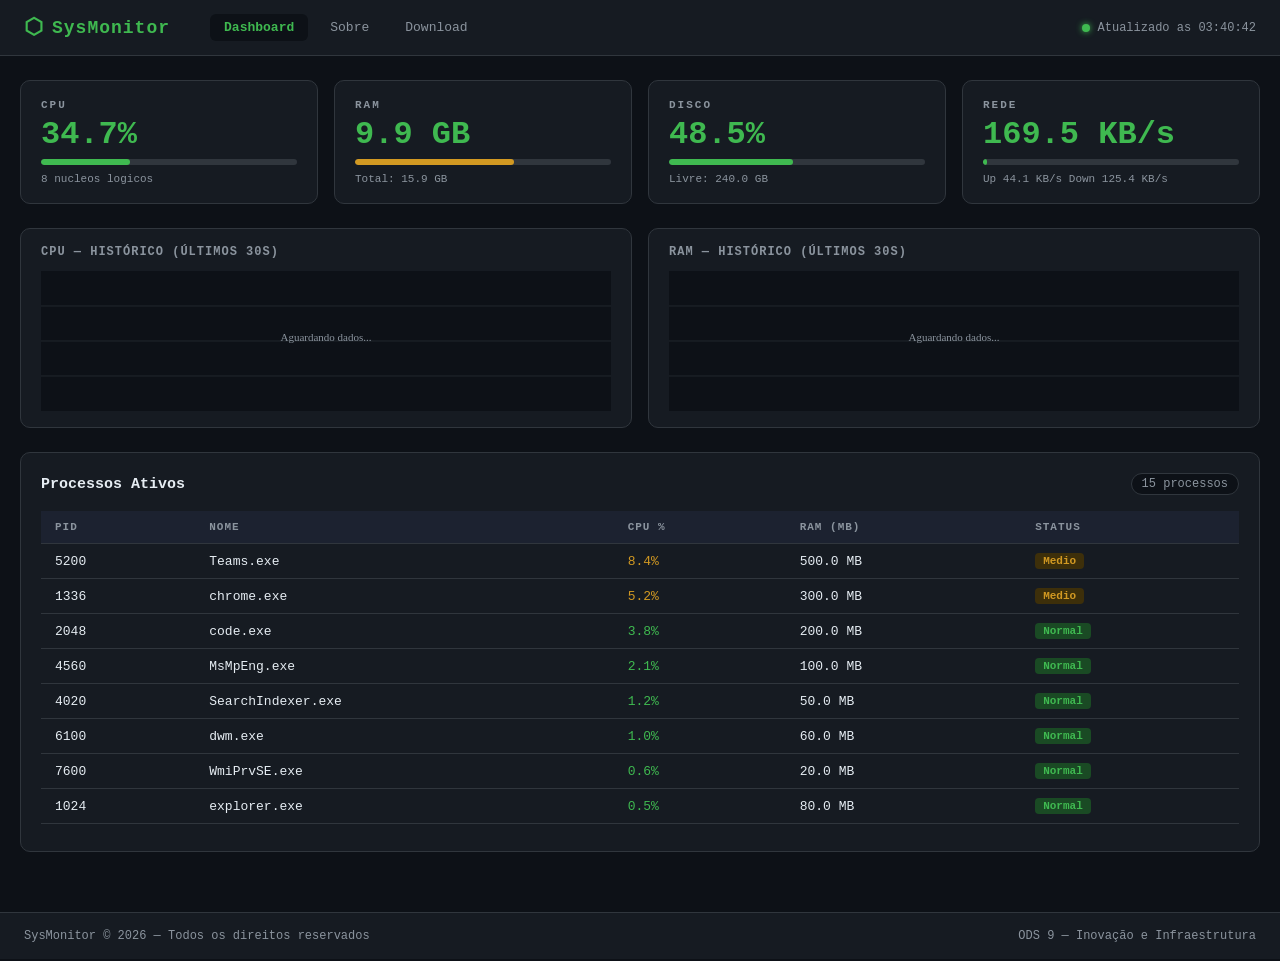
<file: html/index.html>
<!DOCTYPE html>
<html lang="pt-BR">
<head>
  <meta charset="UTF-8" />
  <meta name="viewport" content="width=device-width, initial-scale=1.0"/>
  <title>SysMonitor - Dashboard</title>
  <link rel="stylesheet" href="../CSS/style.css" />
</head>
<body>

  <!-- HEADER -->
  <header class="header">
    <div class="header-logo">
      <span class="logo-icon">⬡</span>
      <span class="logo-text">SysMonitor</span>
    </div>
    <nav class="header-nav">
      <a href="index.html" class="nav-link active">Dashboard</a>
      <a href="sobre.html" class="nav-link">Sobre</a>
      <a href="download.html" class="nav-link">Download</a>
    </nav>
    <div class="header-status">
      <span class="status-dot"></span>
      <span id="update-time">Aguardando dados...</span>
    </div>
  </header>

  <!-- MAIN -->
  <main class="main">

    <!-- CARDS DE MÉTRICAS -->
    <section class="metrics-row">
      <div class="metric-card">
        <div class="metric-label">CPU</div>
        <div class="metric-value" id="cpu-value">--%</div>
        <div class="metric-bar">
          <div class="metric-fill cpu-fill" id="cpu-bar"></div>
        </div>
        <div class="metric-sub" id="cpu-cores">-- núcleos</div>
      </div>

      <div class="metric-card">
        <div class="metric-label">RAM</div>
        <div class="metric-value" id="ram-value">-- GB</div>
        <div class="metric-bar">
          <div class="metric-fill ram-fill" id="ram-bar"></div>
        </div>
        <div class="metric-sub" id="ram-total">Total: -- GB</div>
      </div>

      <div class="metric-card">
        <div class="metric-label">DISCO</div>
        <div class="metric-value" id="disk-value">--%</div>
        <div class="metric-bar">
          <div class="metric-fill disk-fill" id="disk-bar"></div>
        </div>
        <div class="metric-sub" id="disk-info">Leitura/Escrita</div>
      </div>

      <div class="metric-card">
        <div class="metric-label">REDE</div>
        <div class="metric-value" id="net-value">-- KB/s</div>
        <div class="metric-bar">
          <div class="metric-fill net-fill" id="net-bar"></div>
        </div>
        <div class="metric-sub" id="net-info">↑ -- ↓ --</div>
      </div>
    </section>

    <!-- GRÁFICOS -->
    <section class="charts-row">
      <div class="chart-card">
        <div class="chart-title">CPU — Histórico (últimos 30s)</div>
        <canvas id="cpu-chart" width="500" height="140"></canvas>
      </div>
      <div class="chart-card">
        <div class="chart-title">RAM — Histórico (últimos 30s)</div>
        <canvas id="ram-chart" width="500" height="140"></canvas>
      </div>
    </section>

    <!-- TABELA DE PROCESSOS -->
    <section class="process-section">
      <div class="section-header">
        <h2 class="section-title">Processos Ativos</h2>
        <span class="process-count" id="process-count">0 processos</span>
      </div>
      <div class="table-wrapper">
        <table class="process-table">
          <thead>
            <tr>
              <th>PID</th>
              <th>Nome</th>
              <th>CPU %</th>
              <th>RAM (MB)</th>
              <th>Status</th>
            </tr>
          </thead>
          <tbody id="process-tbody">
            <tr><td colspan="5" class="loading-msg">Carregando dados...</td></tr>
          </tbody>
        </table>
      </div>
    </section>

  </main>

  <!-- FOOTER -->
  <footer class="footer">
    <span>SysMonitor &copy; 2026 — Todos os direitos reservados</span>
    <span>ODS 9 — Inovação e Infraestrutura</span>
  </footer>

  <script src="../js/charts.js"></script>
  <script src="../js/dashboard.js"></script>
</body>
</html>
</file>
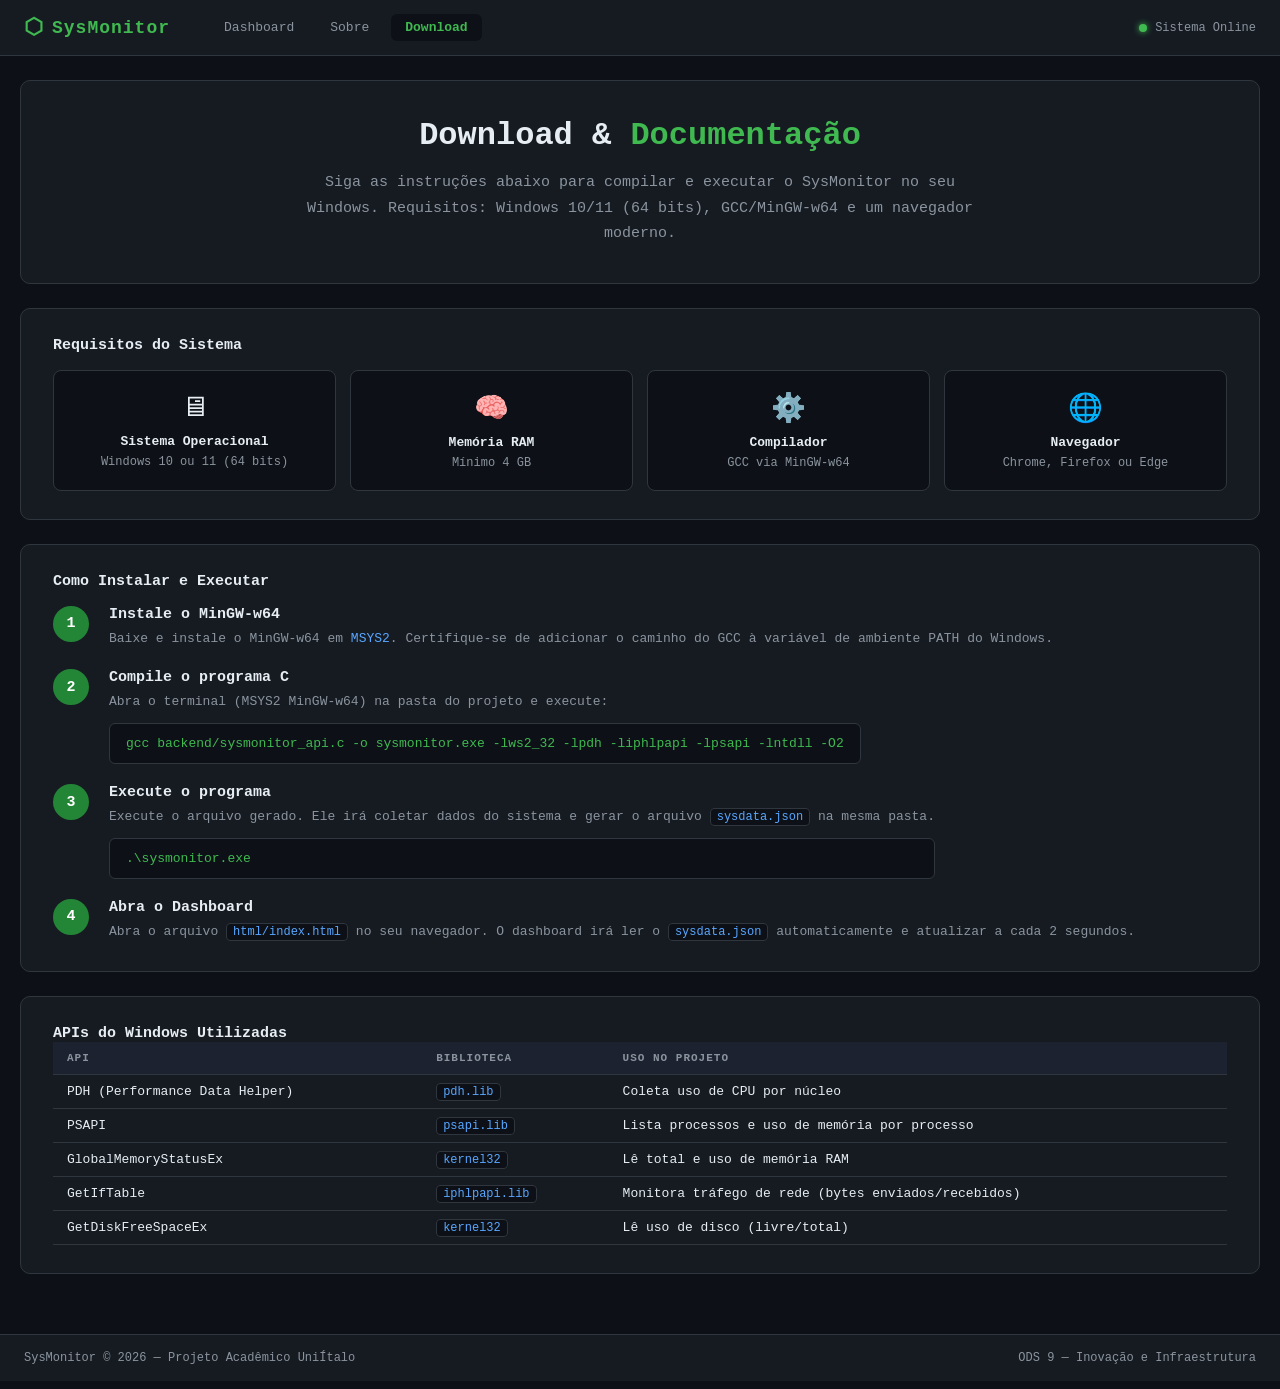
<file: html/download.html>
<!DOCTYPE html>
<html lang="pt-BR">
<head>
  <meta charset="UTF-8" />
  <meta name="viewport" content="width=device-width, initial-scale=1.0"/>
  <title>SysMonitor - Download</title>
  <link rel="stylesheet" href="../CSS/style.css"/>
</head>
<body>

  <!-- HEADER -->
  <header class="header">
    <div class="header-logo">
      <span class="logo-icon">⬡</span>
      <span class="logo-text">SysMonitor</span>
    </div>
    <nav class="header-nav">
      <a href="index.html" class="nav-link">Dashboard</a>
      <a href="sobre.html" class="nav-link">Sobre</a>
      <a href="download.html" class="nav-link active">Download</a>
    </nav>
    <div class="header-status">
      <span class="status-dot"></span>
      <span>Sistema Online</span>
    </div>
  </header>

  <main class="main">

    <section class="about-hero">
      <h1 class="about-title">Download &amp; <span class="highlight">Documentação</span></h1>
      <p class="about-desc">
        Siga as instruções abaixo para compilar e executar o SysMonitor no seu Windows.
        Requisitos: Windows 10/11 (64 bits), GCC/MinGW-w64 e um navegador moderno.
      </p>
    </section>

    <!-- REQUISITOS -->
    <section class="doc-section">
      <h2 class="section-title">Requisitos do Sistema</h2>
      <div class="req-grid">
        <div class="req-card">
          <div class="req-icon">🖥</div>
          <div class="req-title">Sistema Operacional</div>
          <div class="req-desc">Windows 10 ou 11 (64 bits)</div>
        </div>
        <div class="req-card">
          <div class="req-icon">🧠</div>
          <div class="req-title">Memória RAM</div>
          <div class="req-desc">Mínimo 4 GB</div>
        </div>
        <div class="req-card">
          <div class="req-icon">⚙️</div>
          <div class="req-title">Compilador</div>
          <div class="req-desc">GCC via MinGW-w64</div>
        </div>
        <div class="req-card">
          <div class="req-icon">🌐</div>
          <div class="req-title">Navegador</div>
          <div class="req-desc">Chrome, Firefox ou Edge</div>
        </div>
      </div>
    </section>

    <!-- INSTALAÇÃO -->
    <section class="doc-section">
      <h2 class="section-title">Como Instalar e Executar</h2>

      <div class="steps">

        <div class="step">
          <div class="step-num">1</div>
          <div class="step-content">
            <div class="step-title">Instale o MinGW-w64</div>
            <div class="step-desc">
              Baixe e instale o MinGW-w64 em
               <a href="https://www.msys2.org/">MSYS2</a>. Certifique-se de
              adicionar o caminho do GCC à variável de ambiente PATH do Windows.
            </div>
          </div>
        </div>

        <div class="step">
          <div class="step-num">2</div>
          <div class="step-content">
            <div class="step-title">Compile o programa C</div>
            <div class="step-desc">
              Abra o terminal (MSYS2 MinGW-w64) na pasta do projeto e execute:
            </div>
            <pre class="code-block">gcc backend/sysmonitor_api.c -o sysmonitor.exe -lws2_32 -lpdh -liphlpapi -lpsapi -lntdll -O2</pre>
          </div>
        </div>

        <div class="step">
          <div class="step-num">3</div>
          <div class="step-content">
            <div class="step-title">Execute o programa</div>
            <div class="step-desc">
              Execute o arquivo gerado. Ele irá coletar dados do sistema e
              gerar o arquivo <code>sysdata.json</code> na mesma pasta.
            </div>
            <pre class="code-block">.\sysmonitor.exe</pre>
          </div>
        </div>

        <div class="step">
          <div class="step-num">4</div>
          <div class="step-content">
            <div class="step-title">Abra o Dashboard</div>
            <div class="step-desc">
              Abra o arquivo <code>html/index.html</code> no seu navegador.
              O dashboard irá ler o <code>sysdata.json</code> automaticamente
              e atualizar a cada 2 segundos.
            </div>
          </div>
        </div>

      </div>
    </section>

    <!-- APIs UTILIZADAS -->
    <section class="doc-section">
      <h2 class="section-title">APIs do Windows Utilizadas</h2>
      <table class="process-table">
        <thead>
          <tr>
            <th>API</th>
            <th>Biblioteca</th>
            <th>Uso no Projeto</th>
          </tr>
        </thead>
        <tbody>
          <tr>
            <td>PDH (Performance Data Helper)</td>
            <td><code>pdh.lib</code></td>
            <td>Coleta uso de CPU por núcleo</td>
          </tr>
          <tr>
            <td>PSAPI</td>
            <td><code>psapi.lib</code></td>
            <td>Lista processos e uso de memória por processo</td>
          </tr>
          <tr>
            <td>GlobalMemoryStatusEx</td>
            <td><code>kernel32</code></td>
            <td>Lê total e uso de memória RAM</td>
          </tr>
          <tr>
            <td>GetIfTable</td>
            <td><code>iphlpapi.lib</code></td>
            <td>Monitora tráfego de rede (bytes enviados/recebidos)</td>
          </tr>
          <tr>
            <td>GetDiskFreeSpaceEx</td>
            <td><code>kernel32</code></td>
            <td>Lê uso de disco (livre/total)</td>
          </tr>
        </tbody>
      </table>
    </section>

  </main>

  <footer class="footer">
    <span>SysMonitor &copy; 2026 — Projeto Acadêmico UniÍtalo</span>
    <span>ODS 9 — Inovação e Infraestrutura</span>
  </footer>

</body>
</html>
</file>
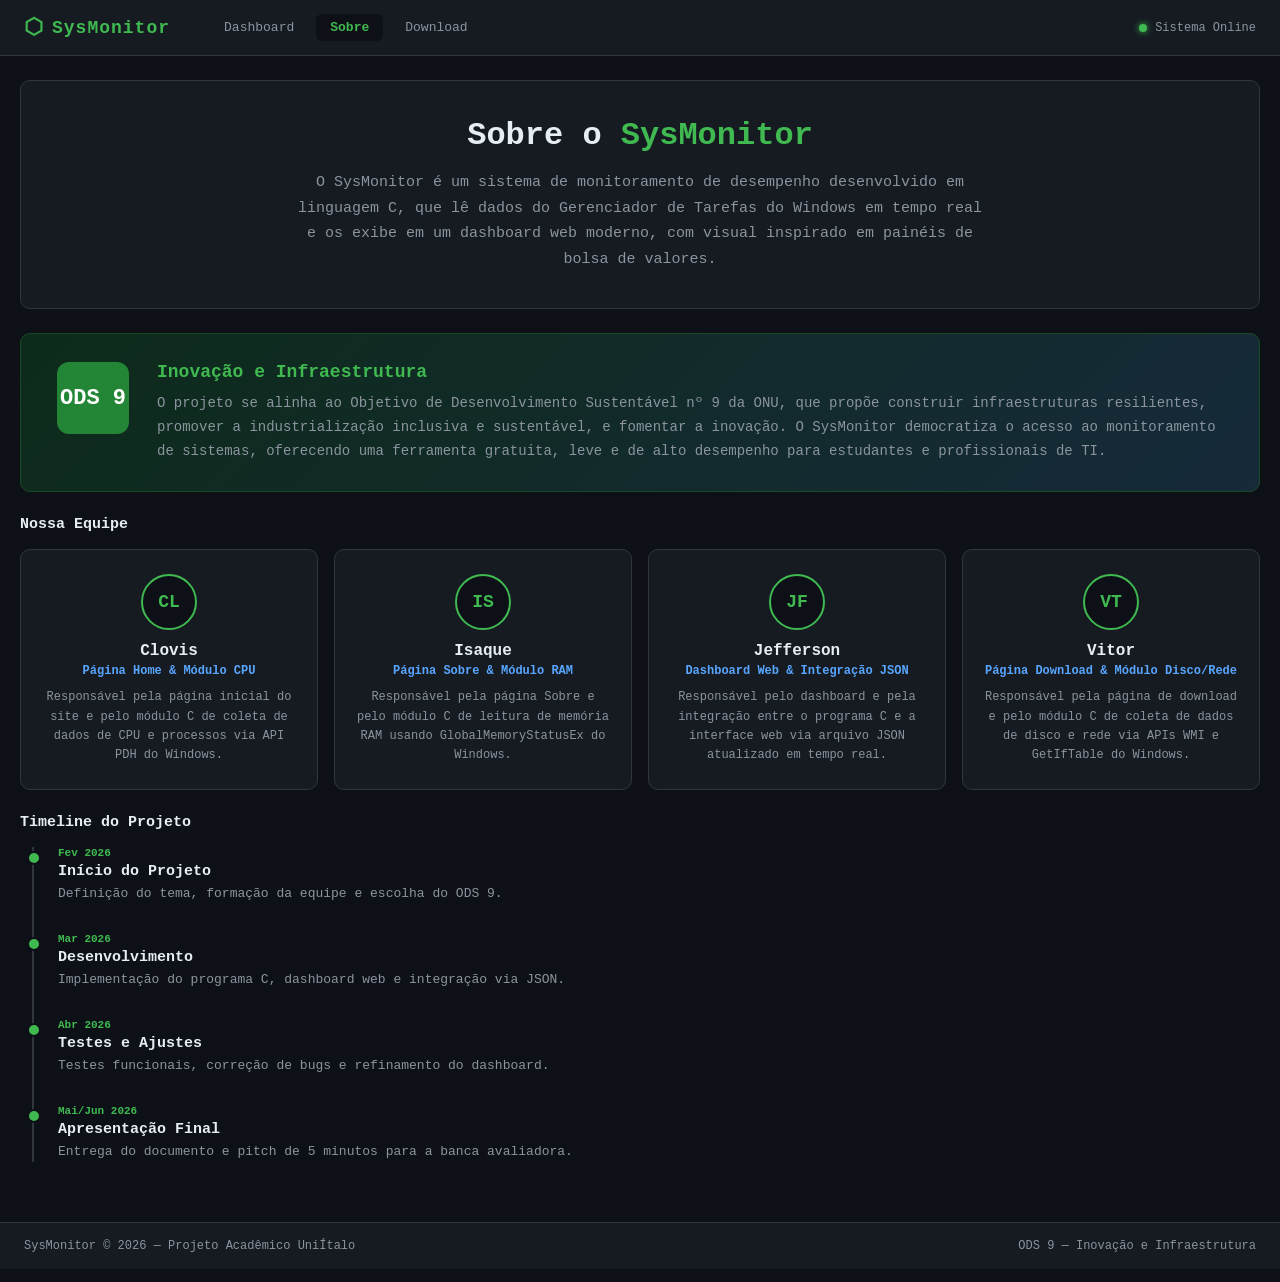
<file: html/sobre.html>
<!DOCTYPE html>
<html lang="pt-BR">
<head>
  <meta charset="UTF-8" />
  <meta name="viewport" content="width=device-width, initial-scale=1.0"/>
  <title>SysMonitor - Sobre</title>
  <link rel="stylesheet" href="../CSS/style.css" />
</head>
<body>

  <!-- HEADER -->
  <header class="header">
    <div class="header-logo">
      <span class="logo-icon">⬡</span>
      <span class="logo-text">SysMonitor</span>
    </div>
    <nav class="header-nav">
      <a href="index.html" class="nav-link">Dashboard</a>
      <a href="sobre.html" class="nav-link active">Sobre</a>
      <a href="download.html" class="nav-link">Download</a>
    </nav>
    <div class="header-status">
      <span class="status-dot"></span>
      <span>Sistema Online</span>
    </div>
  </header>

  <main class="main">

    <!-- HERO -->
    <section class="about-hero">
      <h1 class="about-title">Sobre o <span class="highlight">SysMonitor</span></h1>
      <p class="about-desc">
        O SysMonitor é um sistema de monitoramento de desempenho desenvolvido em linguagem C,
        que lê dados do Gerenciador de Tarefas do Windows em tempo real e os exibe em um
        dashboard web moderno, com visual inspirado em painéis de bolsa de valores.
      </p>
    </section>

    <!-- ODS -->
    <section class="ods-section">
      <div class="ods-badge">ODS 9</div>
      <div class="ods-content">
        <h2>Inovação e Infraestrutura</h2>
        <p>
          O projeto se alinha ao Objetivo de Desenvolvimento Sustentável nº 9 da ONU,
          que propõe construir infraestruturas resilientes, promover a industrialização
          inclusiva e sustentável, e fomentar a inovação. O SysMonitor democratiza o
          acesso ao monitoramento de sistemas, oferecendo uma ferramenta gratuita,
          leve e de alto desempenho para estudantes e profissionais de TI.
        </p>
      </div>
    </section>

    <!-- EQUIPE -->
    <section class="team-section">
      <h2 class="section-title">Nossa Equipe</h2>
      <div class="team-grid">

        <div class="team-card">
          <div class="team-avatar">CL</div>
          <div class="team-name">Clovis</div>
          <div class="team-role">Página Home &amp; Módulo CPU</div>
          <div class="team-desc">
            Responsável pela página inicial do site e pelo módulo C de coleta
            de dados de CPU e processos via API PDH do Windows.
          </div>
        </div>

        <div class="team-card">
          <div class="team-avatar">IS</div>
          <div class="team-name">Isaque</div>
          <div class="team-role">Página Sobre &amp; Módulo RAM</div>
          <div class="team-desc">
            Responsável pela página Sobre e pelo módulo C de leitura de
            memória RAM usando GlobalMemoryStatusEx do Windows.
          </div>
        </div>

        <div class="team-card">
          <div class="team-avatar">JF</div>
          <div class="team-name">Jefferson</div>
          <div class="team-role">Dashboard Web &amp; Integração JSON</div>
          <div class="team-desc">
            Responsável pelo dashboard e pela integração entre o programa C
            e a interface web via arquivo JSON atualizado em tempo real.
          </div>
        </div>

        <div class="team-card">
          <div class="team-avatar">VT</div>
          <div class="team-name">Vitor</div>
          <div class="team-role">Página Download &amp; Módulo Disco/Rede</div>
          <div class="team-desc">
            Responsável pela página de download e pelo módulo C de coleta
            de dados de disco e rede via APIs WMI e GetIfTable do Windows.
          </div>
        </div>

      </div>
    </section>

    <!-- TIMELINE -->
    <section class="timeline-section">
      <h2 class="section-title">Timeline do Projeto</h2>
      <div class="timeline">
        <div class="tl-item">
          <div class="tl-dot"></div>
          <div class="tl-content">
            <div class="tl-date">Fev 2026</div>
            <div class="tl-title">Início do Projeto</div>
            <div class="tl-desc">Definição do tema, formação da equipe e escolha do ODS 9.</div>
          </div>
        </div>
        <div class="tl-item">
          <div class="tl-dot"></div>
          <div class="tl-content">
            <div class="tl-date">Mar 2026</div>
            <div class="tl-title">Desenvolvimento</div>
            <div class="tl-desc">Implementação do programa C, dashboard web e integração via JSON.</div>
          </div>
        </div>
        <div class="tl-item">
          <div class="tl-dot"></div>
          <div class="tl-content">
            <div class="tl-date">Abr 2026</div>
            <div class="tl-title">Testes e Ajustes</div>
            <div class="tl-desc">Testes funcionais, correção de bugs e refinamento do dashboard.</div>
          </div>
        </div>
        <div class="tl-item">
          <div class="tl-dot"></div>
          <div class="tl-content">
            <div class="tl-date">Mai/Jun 2026</div>
            <div class="tl-title">Apresentação Final</div>
            <div class="tl-desc">Entrega do documento e pitch de 5 minutos para a banca avaliadora.</div>
          </div>
        </div>
      </div>
    </section>

  </main>

  <footer class="footer">
    <span>SysMonitor &copy; 2026 — Projeto Acadêmico UniÍtalo</span>
    <span>ODS 9 — Inovação e Infraestrutura</span>
  </footer>

</body>
</html>
</file>
<file: CSS/style.css>
/* =============================================
   SysMonitor — style.css
   Tema escuro, estilo painel de monitoramento
   ============================================= */

/* --- RESET E BASE --- */
*, *::before, *::after {
  box-sizing: border-box;
  margin: 0;
  padding: 0;
}

:root {
  --bg-main:       #0d1117;
  --bg-card:       #161b22;
  --bg-table:      #1c2230;
  --border:        #30363d;
  --green:         #3fb950;
  --green-dim:     #1a4a24;
  --yellow:        #d29922;
  --red:           #f85149;
  --blue:          #58a6ff;
  --text-primary:  #e6edf3;
  --text-secondary:#8b949e;
  --accent:        #238636;
  --header-h:      56px;
}

html, body {
  background-color: var(--bg-main);
  color: var(--text-primary);
  font-family: 'Segoe UI', 'Consolas', monospace, sans-serif;
  font-size: 14px;
  min-height: 100vh;
}

a { color: var(--blue); text-decoration: none; }
a:hover { text-decoration: underline; }

/* --- HEADER --- */
.header {
  position: sticky;
  top: 0;
  z-index: 100;
  height: var(--header-h);
  background: var(--bg-card);
  border-bottom: 1px solid var(--border);
  display: flex;
  align-items: center;
  padding: 0 24px;
  gap: 24px;
}

.header-logo {
  display: flex;
  align-items: center;
  gap: 8px;
  font-size: 18px;
  font-weight: 700;
  color: var(--green);
  letter-spacing: 1px;
}

.logo-icon { font-size: 22px; }

.header-nav {
  display: flex;
  gap: 8px;
  margin-left: 16px;
}

.nav-link {
  padding: 6px 14px;
  border-radius: 6px;
  color: var(--text-secondary);
  font-size: 13px;
  transition: background 0.2s, color 0.2s;
}

.nav-link:hover,
.nav-link.active {
  background: var(--bg-main);
  color: var(--text-primary);
  text-decoration: none;
}

.nav-link.active { color: var(--green); font-weight: 600; }

.header-status {
  margin-left: auto;
  display: flex;
  align-items: center;
  gap: 8px;
  color: var(--text-secondary);
  font-size: 12px;
}

.status-dot {
  width: 8px;
  height: 8px;
  border-radius: 50%;
  background: var(--green);
  box-shadow: 0 0 6px var(--green);
  animation: pulse 2s infinite;
}

@keyframes pulse {
  0%, 100% { opacity: 1; }
  50%       { opacity: 0.4; }
}

/* --- MAIN --- */
.main {
  max-width: 1280px;
  margin: 0 auto;
  padding: 24px 20px 40px;
  display: flex;
  flex-direction: column;
  gap: 24px;
}

/* --- CARDS DE MÉTRICAS --- */
.metrics-row {
  display: grid;
  grid-template-columns: repeat(4, 1fr);
  gap: 16px;
}

.metric-card {
  background: var(--bg-card);
  border: 1px solid var(--border);
  border-radius: 10px;
  padding: 18px 20px;
  display: flex;
  flex-direction: column;
  gap: 8px;
  transition: border-color 0.2s;
}

.metric-card:hover { border-color: var(--blue); }

.metric-label {
  font-size: 11px;
  font-weight: 700;
  letter-spacing: 2px;
  color: var(--text-secondary);
  text-transform: uppercase;
}

.metric-value {
  font-size: 32px;
  font-weight: 700;
  color: var(--green);
  font-variant-numeric: tabular-nums;
  line-height: 1;
}

.metric-bar {
  width: 100%;
  height: 6px;
  background: var(--border);
  border-radius: 3px;
  overflow: hidden;
}

.metric-fill {
  height: 100%;
  border-radius: 3px;
  width: 0%;
  transition: width 0.5s ease, background-color 0.3s;
  background: var(--green);
}

.metric-sub {
  font-size: 11px;
  color: var(--text-secondary);
}

/* Cores dinâmicas das barras */
.metric-fill.warn  { background: var(--yellow); }
.metric-fill.crit  { background: var(--red); }

/* --- GRÁFICOS --- */
.charts-row {
  display: grid;
  grid-template-columns: 1fr 1fr;
  gap: 16px;
}

.chart-card {
  background: var(--bg-card);
  border: 1px solid var(--border);
  border-radius: 10px;
  padding: 16px 20px;
}

.chart-title {
  font-size: 12px;
  font-weight: 600;
  color: var(--text-secondary);
  margin-bottom: 12px;
  text-transform: uppercase;
  letter-spacing: 1px;
}

canvas {
  width: 100% !important;
  height: 140px !important;
  display: block;
}

/* --- PROCESSOS --- */
.process-section {
  background: var(--bg-card);
  border: 1px solid var(--border);
  border-radius: 10px;
  padding: 20px;
}

.section-header {
  display: flex;
  align-items: center;
  justify-content: space-between;
  margin-bottom: 16px;
}

.section-title {
  font-size: 15px;
  font-weight: 700;
  color: var(--text-primary);
}

.process-count {
  font-size: 12px;
  color: var(--text-secondary);
  background: var(--bg-main);
  padding: 3px 10px;
  border-radius: 12px;
  border: 1px solid var(--border);
}

.table-wrapper {
  overflow-x: auto;
  max-height: 320px;
  overflow-y: auto;
}

.process-table {
  width: 100%;
  border-collapse: collapse;
  font-size: 13px;
}

.process-table thead {
  position: sticky;
  top: 0;
  background: var(--bg-table);
  z-index: 1;
}

.process-table th {
  padding: 10px 14px;
  text-align: left;
  color: var(--text-secondary);
  font-size: 11px;
  font-weight: 700;
  text-transform: uppercase;
  letter-spacing: 1px;
  border-bottom: 1px solid var(--border);
}

.process-table td {
  padding: 9px 14px;
  border-bottom: 1px solid var(--border);
  color: var(--text-primary);
  font-variant-numeric: tabular-nums;
}

.process-table tbody tr:hover td {
  background: rgba(88, 166, 255, 0.05);
}

.loading-msg {
  text-align: center;
  color: var(--text-secondary);
  padding: 30px !important;
}

/* Badge de status na tabela */
.badge {
  display: inline-block;
  padding: 2px 8px;
  border-radius: 4px;
  font-size: 11px;
  font-weight: 600;
}
.badge-ok   { background: var(--green-dim);  color: var(--green); }
.badge-warn { background: #3d2f0a;           color: var(--yellow); }
.badge-crit { background: #3d0a0a;           color: var(--red); }

/* --- PÁGINA SOBRE --- */
.about-hero {
  background: var(--bg-card);
  border: 1px solid var(--border);
  border-radius: 10px;
  padding: 36px 40px;
  text-align: center;
}

.about-title {
  font-size: 32px;
  font-weight: 800;
  margin-bottom: 16px;
  color: var(--text-primary);
}

.highlight { color: var(--green); }

.about-desc {
  font-size: 15px;
  color: var(--text-secondary);
  max-width: 700px;
  margin: 0 auto;
  line-height: 1.7;
}

.ods-section {
  background: linear-gradient(135deg, #0d2b1a, #162a3a);
  border: 1px solid var(--green-dim);
  border-radius: 10px;
  padding: 28px 36px;
  display: flex;
  align-items: flex-start;
  gap: 28px;
}

.ods-badge {
  min-width: 72px;
  height: 72px;
  background: var(--accent);
  color: #fff;
  font-size: 22px;
  font-weight: 800;
  border-radius: 12px;
  display: flex;
  align-items: center;
  justify-content: center;
}

.ods-content h2 {
  font-size: 18px;
  color: var(--green);
  margin-bottom: 10px;
}

.ods-content p {
  color: var(--text-secondary);
  line-height: 1.7;
}

/* EQUIPE */

.team-grid {
  display: grid;
  grid-template-columns: repeat(4, 1fr);
  gap: 16px;
  margin-top: 16px;
}

.team-card {
  background: var(--bg-card);
  border: 1px solid var(--border);
  border-radius: 10px;
  padding: 24px 20px;
  text-align: center;
  transition: border-color 0.2s, transform 0.2s;
}

.team-card:hover {
  border-color: var(--blue);
  transform: translateY(-2px);
}

.team-avatar {
  width: 56px;
  height: 56px;
  background: var(--bg-main);
  border: 2px solid var(--green);
  border-radius: 50%;
  display: flex;
  align-items: center;
  justify-content: center;
  font-size: 18px;
  font-weight: 800;
  color: var(--green);
  margin: 0 auto 12px;
}

.team-name  { font-size: 16px; font-weight: 700; margin-bottom: 4px; }
.team-role  { font-size: 12px; color: var(--blue); margin-bottom: 10px; font-weight: 600; }
.team-desc  { font-size: 12px; color: var(--text-secondary); line-height: 1.6; }

/* TIMELINE */

.timeline {
  margin-top: 16px;
  display: flex;
  flex-direction: column;
  gap: 0;
  border-left: 2px solid var(--border);
  padding-left: 24px;
  margin-left: 12px;
}

.tl-item {
  position: relative;
  padding-bottom: 28px;
}

.tl-item:last-child { padding-bottom: 0; }

.tl-dot {
  position: absolute;
  left: -31px;
  top: 4px;
  width: 14px;
  height: 14px;
  border-radius: 50%;
  background: var(--green);
  border: 2px solid var(--bg-main);
}

.tl-date    { font-size: 11px; color: var(--green); font-weight: 700; margin-bottom: 4px; }
.tl-title   { font-size: 15px; font-weight: 700; margin-bottom: 4px; }
.tl-desc    { font-size: 13px; color: var(--text-secondary); line-height: 1.6; }

/* --- PÁGINA DOWNLOAD --- */
.doc-section {
  background: var(--bg-card);
  border: 1px solid var(--border);
  border-radius: 10px;
  padding: 28px 32px;
}

.req-grid {
  display: grid;
  grid-template-columns: repeat(4, 1fr);
  gap: 14px;
  margin-top: 16px;
}

.req-card {
  background: var(--bg-main);
  border: 1px solid var(--border);
  border-radius: 8px;
  padding: 20px 16px;
  text-align: center;
}

.req-icon   { font-size: 28px; margin-bottom: 10px; }
.req-title  { font-size: 13px; font-weight: 700; margin-bottom: 6px; }
.req-desc   { font-size: 12px; color: var(--text-secondary); }

.steps {
  display: flex;
  flex-direction: column;
  gap: 20px;
  margin-top: 16px;
}

.step {
  display: flex;
  gap: 20px;
  align-items: flex-start;
}

.step-num {
  min-width: 36px;
  height: 36px;
  background: var(--accent);
  border-radius: 50%;
  font-size: 15px;
  font-weight: 800;
  display: flex;
  align-items: center;
  justify-content: center;
  color: #fff;
  flex-shrink: 0;
}

.step-title { font-size: 15px; font-weight: 700; margin-bottom: 6px; }
.step-desc  { font-size: 13px; color: var(--text-secondary); line-height: 1.6; }

.code-block {
  margin-top: 10px;
  background: var(--bg-main);
  border: 1px solid var(--border);
  border-radius: 6px;
  padding: 12px 16px;
  font-family: 'Consolas', 'Courier New', monospace;
  font-size: 13px;
  color: var(--green);
  white-space: pre-wrap;
  word-break: break-all;
}

code {
  background: var(--bg-main);
  border: 1px solid var(--border);
  border-radius: 4px;
  padding: 1px 6px;
  font-family: 'Consolas', monospace;
  font-size: 12px;
  color: var(--blue);
}

/* --- FOOTER --- */
.footer {
  background: var(--bg-card);
  border-top: 1px solid var(--border);
  padding: 16px 24px;
  display: flex;
  justify-content: space-between;
  align-items: center;
  font-size: 12px;
  color: var(--text-secondary);
  margin-top: 20px;
}

/* --- RESPONSIVO --- */
@media (max-width: 900px) {
  .metrics-row      { grid-template-columns: 1fr 1fr; }
  .charts-row       { grid-template-columns: 1fr; }
  .team-grid        { grid-template-columns: 1fr 1fr; }
  .req-grid         { grid-template-columns: 1fr 1fr; }
}

@media (max-width: 600px) {
  .metrics-row      { grid-template-columns: 1fr; }
  .team-grid        { grid-template-columns: 1fr; }
  .req-grid         { grid-template-columns: 1fr; }
  .header-nav       { display: none; }
  .ods-section      { flex-direction: column; }
}
</file>
